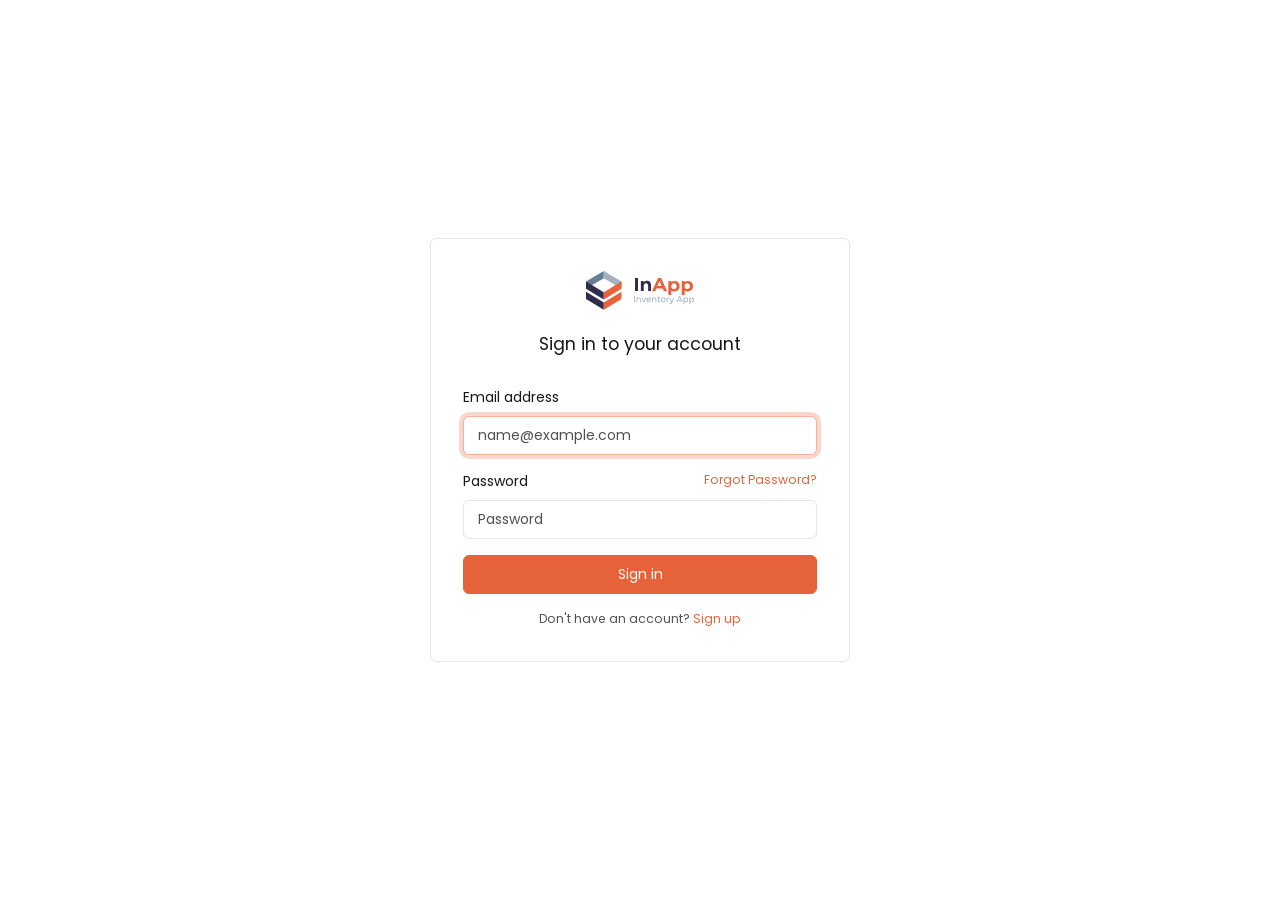
<file: index.html>
<!DOCTYPE html>
<html lang="en">

<head>
  <meta charset="UTF-8" />
  <title>Proyecto Web MN</title>
  <meta name="viewport" content="width=device-width, initial-scale=1">

<link rel="apple-touch-icon" sizes="180x180" href="images/apple-touch-icon.png">
<link rel="icon" type="image/png" sizes="32x32" href="images/favicon-32x32.png">
<link rel="icon" type="image/png" sizes="16x16" href="images/favicon-16x16.png">
<link rel="stylesheet" href="css/main.css">

</head>

<body>
<div class="container d-flex align-items-center justify-content-center min-vh-100">
  <div class="card " style="max-width:420px; width:100%;">
    <div class="card-body p-5">
      <div class="text-center mb-3">
      <a href="index.html" class="mb-4 d-inline-block"><img src="images/logo-icon.svg" alt="" width="36">
      <span class=" ms-2"> <img src="images/logo.svg" alt=""></span>
      </a>
        <h1 class="card-title mb-5 h5">Sign in to your account</h1>

      </div>

      <form class="needs-validation mt-3" novalidate>
        <div class="mb-3">
          <label for="email" class="form-label">Email address</label>
          <input id="email" type="email" class="form-control" placeholder="name@example.com" required 
              autofocus>
        </div>

        <div class="mb-3">
          <label for="password" class="form-label d-flex justify-content-between">
            <span>Password</span>
            <a href="#" class="small link-primary">Forgot Password?</a>
          </label>
          <input id="password" type="password" class="form-control" placeholder="Password" required 
              minlength="6">
        </div>

        <button class="btn btn-primary w-100" type="submit">Sign in</button>
      </form>

      <div class="text-center mt-3 small text-muted">
        Don't have an account? <a href="signup.html"  class="link-primary">Sign up</a>
      </div>
    </div>
  </div>
</div>



  <!-- Bootstrap JS -->
  <script src="js/sidebar.js"></script>



</body>

</html>
</file>
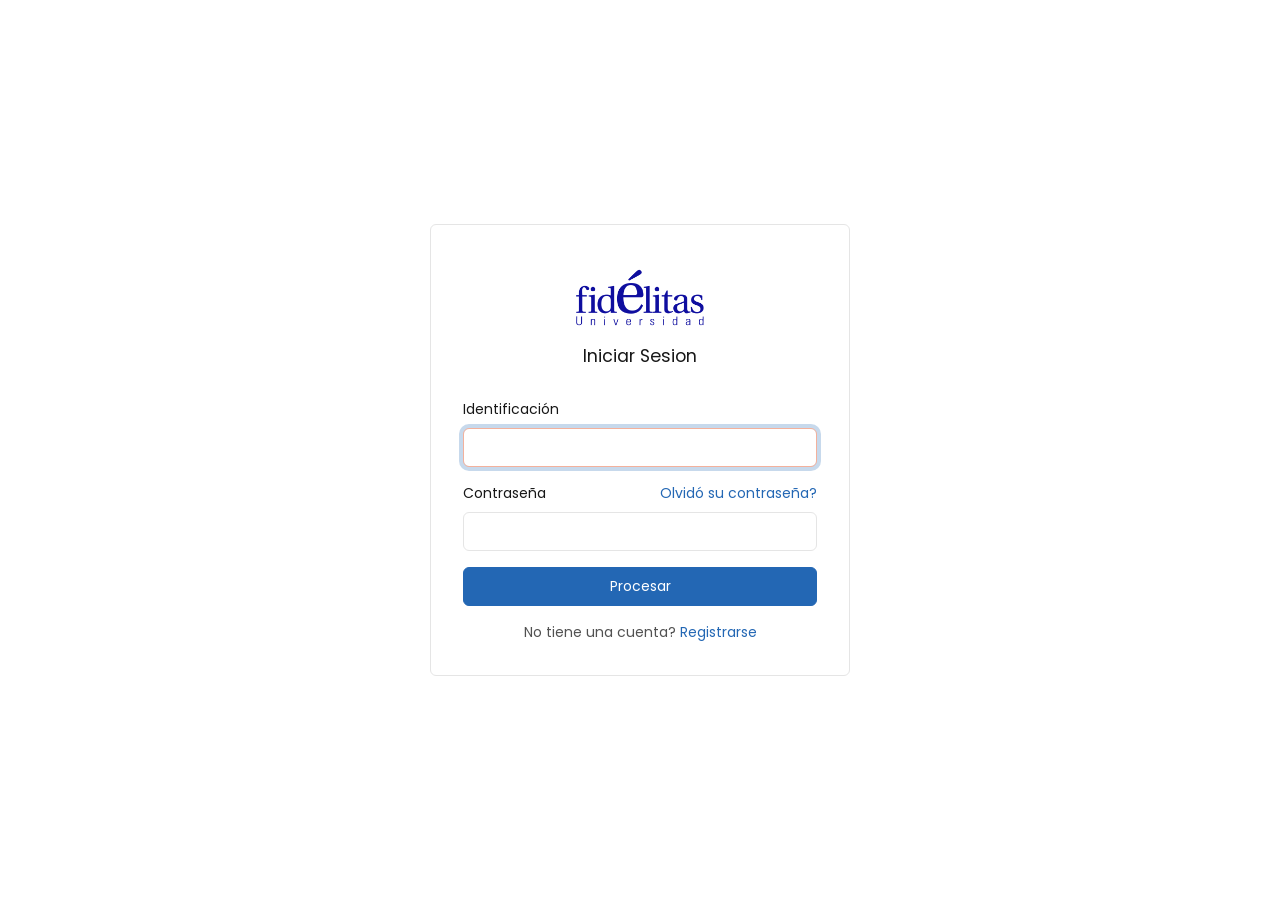
<file: View/IniciarSesion.html>
<!DOCTYPE html>
<html lang="en">

<head>
  <meta charset="UTF-8" />
  <title>Proyecto Web MN</title>
  <meta name="viewport" content="width=device-width, initial-scale=1">
<link rel="stylesheet" href="css/main.css">

</head>

<body>
<div class="container d-flex align-items-center justify-content-center min-vh-100">
  <div class="card " style="max-width:420px; width:100%;">
    <div class="card-body p-5">
      <div class="text-center mb-3">
      <a href="index.html" class="mb-2 d-inline-block"><img src="images/logo-fidelitas.png" alt="" 
        width="130">
      </a>
        <h1 class="card-title mb-5 h5">Iniciar Sesion</h1>

      </div>

      <form class="needs-validation mt-3" novalidate>
        <div class="mb-3">
          <label for="Identificación" class="form-label">Identificación</label>
          <input id="Identificación" type="text" class="form-control" required 
              autofocus>
        </div>

        <div class="mb-3">
          <label for="contrasenna" class="form-label d-flex justify-content-between">
            <span>Contraseña</span>
            <a href="RecuperarAcceso.html" class="small link-primary">Olvidó su contraseña?</a>
          </label>
          <input id="contrasenna" type="password" class="form-control" required minlength="6"/>
        </div>

        <button class="btn btn-primary w-100" type="submit">Procesar</button>
      </form>

      <div class="text-center mt-3 small text-muted">
        No tiene una cuenta? 
        <a href="RegistrarUsuario.html"  class="link-primary">Registrarse</a>
      </div>
    </div>
  </div>
</div>



  <!-- Bootstrap JS -->
</body>
</html>
</file>
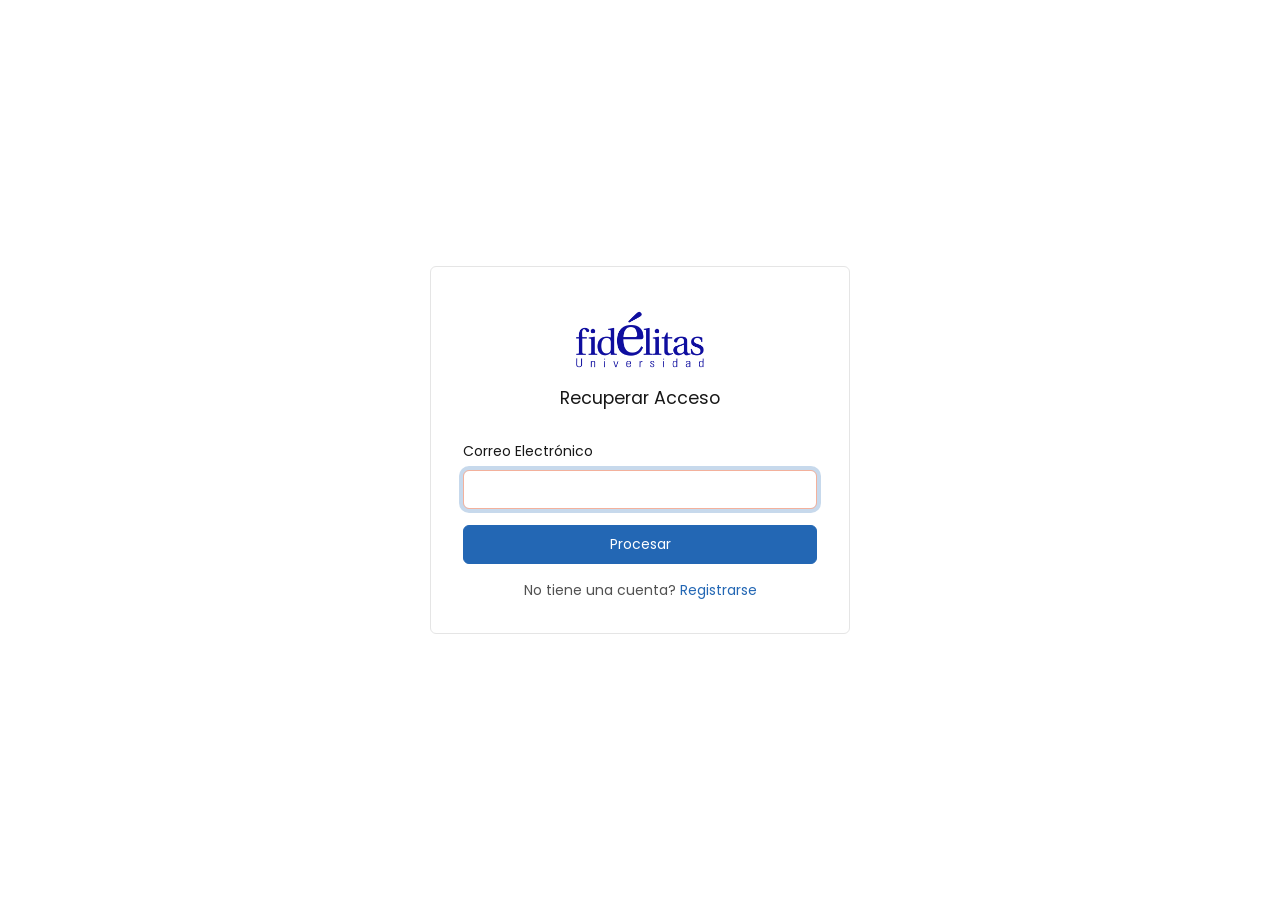
<file: View/RecuperarAcceso.html>
<!DOCTYPE html>
<html lang="en">

<head>
  <meta charset="UTF-8" />
  <title>Proyecto Web MN</title>
  <meta name="viewport" content="width=device-width, initial-scale=1">
<link rel="stylesheet" href="css/main.css">
</head>

<body>
<div class="container d-flex align-items-center justify-content-center min-vh-100">
  <div class="card " style="max-width:420px; width:100%;">
    <div class="card-body p-5">
      <div class="text-center mb-3">
      <a href="index.html" class="mb-2 d-inline-block"><img src="images/logo-fidelitas.png" alt="" 
        width="130">
      </a>
        <h1 class="card-title mb-5 h5">Recuperar Acceso</h1>

      </div>

      <form class="needs-validation mt-3" novalidate>
        <div class="mb-3">
          <label for="correoElectrónico" class="form-label">Correo Electrónico</label>
          <input id="correoElectrónico" type="text" class="form-control" required autofocus>
        </div>

        <button class="btn btn-primary w-100" type="submit">Procesar</button>
      </form>

      <div class="text-center mt-3 small text-muted">
        No tiene una cuenta? 
        <a href="RegistrarUsuario.html"  class="link-primary">Registrarse</a>
      </div>
    </div>
  </div>
</div>



  <!-- Bootstrap JS -->
</body>
</html>
</file>
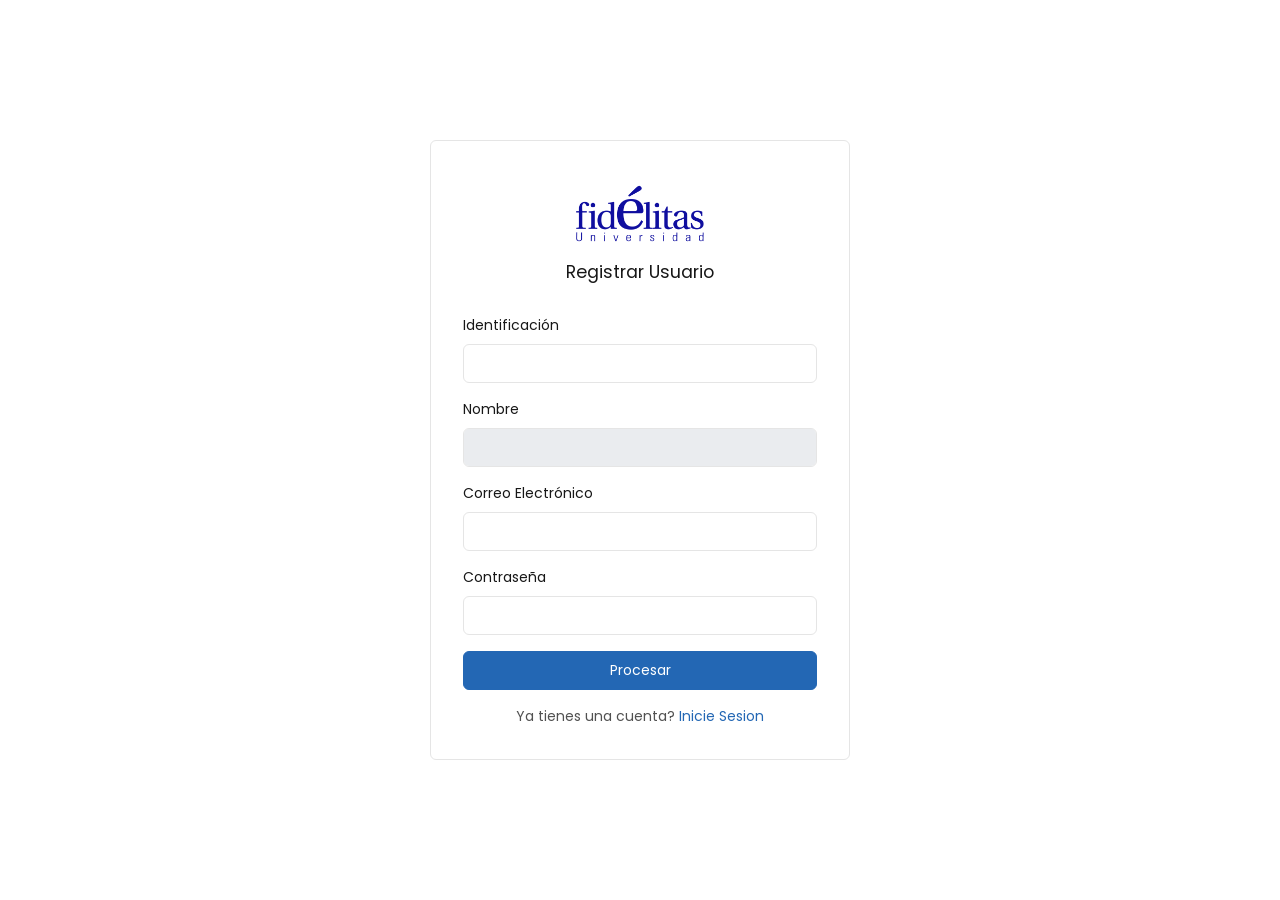
<file: View/RegistrarUsuario.html>
<!DOCTYPE html>
<html lang="en">

<head>
    <meta charset="UTF-8" />
    <title>Proyecto Web MN</title>
    <meta name="viewport" content="width=device-width, initial-scale=1">
    <link rel="stylesheet" href="css/main.css">
</head>

<body>


    <div class="container d-flex align-items-center justify-content-center min-vh-100">
        <div class="card " style="max-width:420px; width:100%;">
            <div class="card-body p-5">
                <div class="text-center mb-3">
                    <a href="index.html" class="mb-2 d-inline-block"><img src="images/logo-fidelitas.png" alt=""
                            width="130">
                    </a>
                    <h1 class="card-title mb-5 h5">Registrar Usuario</h1>

                </div>

                <form class="needs-validation mt-3" novalidate>
                    <div class="mb-3">
                        <label for="identificación" class="form-label">Identificación</label>
                        <input id="identificación" type="text" class="form-control" required />
                    </div>

                    <form class="needs-validation mt-3" novalidate>
                        <div class="mb-3">
                            <label for="nombre" class="form-label">Nombre</label>
                            <input id="nombre" type="text" class="form-control" required />
                        </div>

                        <div class="mb-3">
                            <label for="correoElectrónico" class="form-label">Correo Electrónico</label>
                            <input id="correoElectrónico" type="text" class="form-control" required />
                        </div>

                        <div class="mb-3">
                            <label for="contrasenna" class="form-label">Contraseña</label>
                            <input id="contrasenna" type="password" class="form-control" required minlength="6" />
                        </div>

                        <button class="btn btn-primary w-100" type="submit">Procesar</button>
                    </form>

                    <div class="text-center mt-3 small text-muted">
                        Ya tienes una cuenta? <a href="IniciarSesion.html" class="link-primary">Inicie Sesion</a>
                    </div>
            </div>
        </div>
    </div>



    <!-- Bootstrap JS -->
    <script src="https://code.jquery.com/jquery-3.7.1.min.js"></script>
    <script src="js/registro.js"></script>
</body>

</html>
</file>
